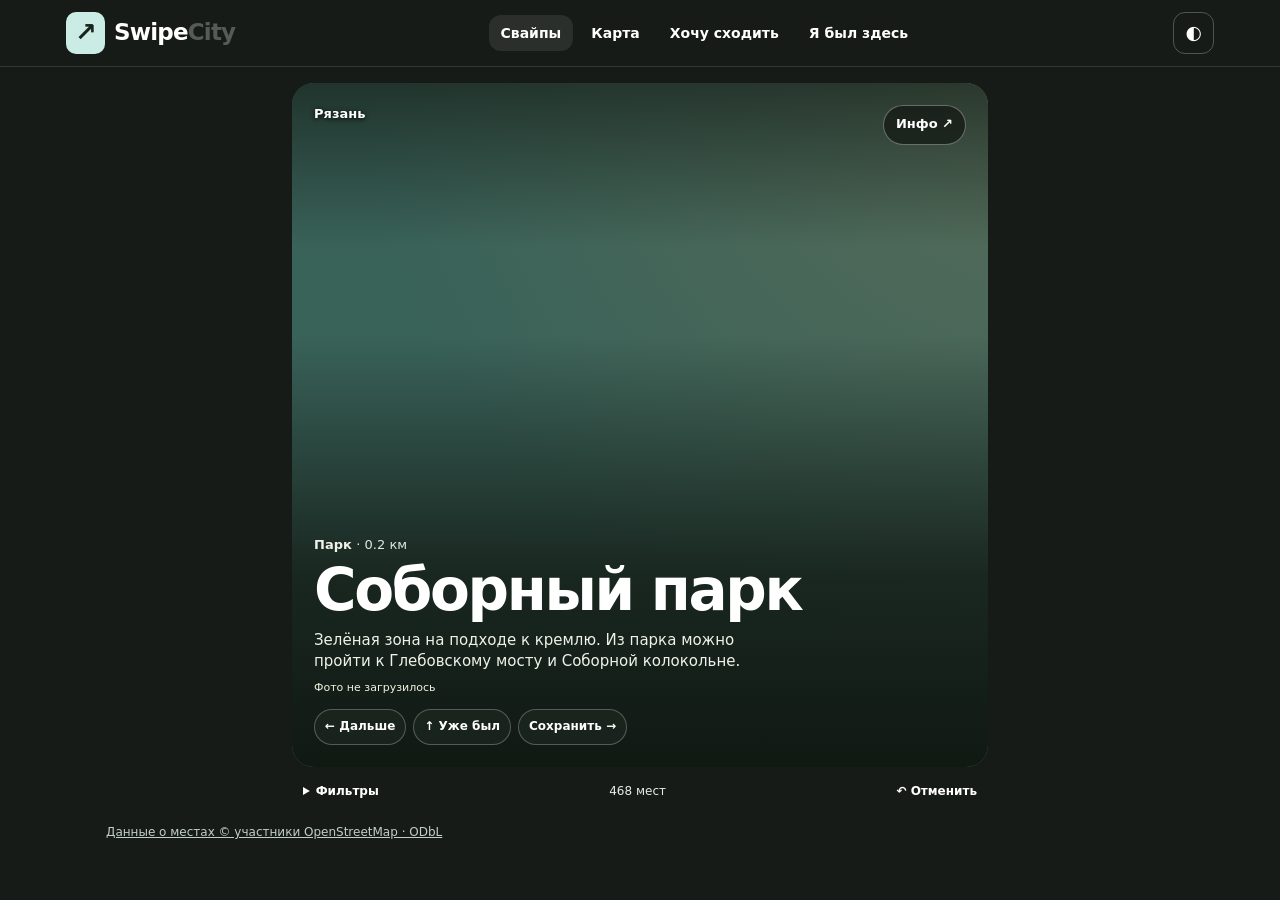
<file: index.html>
<!doctype html>
<html lang="ru">
<head>
<meta charset="utf-8">
<meta name="viewport" content="width=device-width, initial-scale=1, viewport-fit=cover">
<meta name="theme-color" content="#eaf0f3">
<title>SwipeCity — куда пойти в Рязани</title>
<link rel="icon" href="./icon.svg">
<link rel="manifest" href="./manifest.webmanifest">
<link rel="stylesheet" href="./style.css?v=5">
<script src="./map.js?v=7" defer></script>
<script src="./local.js?v=8" defer></script><script src="./app.js?v=8" defer></script>
</head>
<body>
<header class="bar"><div class="bar-inner">
<a class="brand" href="#feed"><span class="brand-icon">↗</span>Swipe<span>City</span></a>
<nav aria-label="Разделы">
<a href="#feed" data-tab="feed">Свайпы</a>
<a href="#map" data-tab="map">Карта</a>
<a href="#saved" data-tab="saved">Хочу сходить</a>
<a href="#visits" data-tab="visits">Я был здесь</a>
</nav>
<button id="theme" class="icon" aria-label="Переключить тему">◐</button>
</div></header>
<main id="main" aria-busy="true"><p class="panel">Загружаем SwipeCity…</p></main>
<footer class="data-credit"><a href="https://www.openstreetmap.org/copyright" target="_blank" rel="noopener">Данные о местах © участники OpenStreetMap · ODbL</a></footer>
<p id="notice" class="notice" role="status" hidden></p>
<dialog id="dialog"></dialog>
</body>
</html>
</file>
<file: style.css>
*{box-sizing:border-box}
:root{color-scheme:light;--bg:#f6f5ee;--surface:#fffef9;--ink:#19281e;--muted:#536354;--line:#dce2d4;--green:#ddf176;--forest:#172c22;--red:#9c3e39}
:root[data-theme=dark]{color-scheme:dark;--bg:#151d17;--surface:#202d23;--ink:#f2f5e8;--muted:#b5c3b0;--line:#3d4f40;--red:#ffa59a}
body{margin:0;background:var(--bg);color:var(--ink);font-family:system-ui,"Segoe UI",sans-serif}
button,input,select,textarea{font:inherit}
button,a,input,select,textarea{touch-action:manipulation}
button{cursor:pointer;color:inherit;background:var(--surface);border:1px solid var(--line);border-radius:12px;padding:10px 14px;font-weight:650}
button:disabled{opacity:.55;cursor:wait}
button:hover{border-color:var(--muted)}
:focus-visible{outline:3px solid #719b2e;outline-offset:4px}
a{color:inherit}
.bar{border-bottom:1px solid var(--line);background:var(--surface)}
.bar-inner{max-width:1200px;margin:auto;min-height:74px;padding:12px 26px;display:flex;justify-content:space-between;align-items:center;gap:20px}
.brand{display:inline-flex;gap:0;align-items:center;font-weight:850;font-size:23px;letter-spacing:-.05em;text-decoration:none;white-space:nowrap}
.brand>span:last-child{color:var(--muted)}
.brand-icon{margin-right:9px;border-radius:10px;background:var(--green);color:#172519;padding:2px 9px;font-size:26px}
nav{display:flex;gap:6px}
nav a{padding:8px 12px;border-radius:10px;white-space:nowrap;text-decoration:none;color:var(--muted);font-size:14px;font-weight:650}
nav a[aria-current=page]{background:var(--bg);color:var(--ink)}
.icon{font-size:19px;padding:6px 11px}
main{max-width:1120px;margin:0 auto;padding:38px 26px 44px}
.data-credit{max-width:1120px;margin:0 auto;padding:0 26px 22px;color:var(--muted);font-size:12px}
h1,h2,h3,p{margin:0}h1{font-size:clamp(37px,6vw,70px);line-height:.98;letter-spacing:-.07em}h2{font-size:25px;letter-spacing:-.035em}h3{letter-spacing:-.02em}
.kicker{display:flex;align-items:center;gap:7px;font-size:13px;font-weight:800;letter-spacing:.06em;text-transform:uppercase;margin-bottom:13px;color:var(--muted)}
.kicker::before{content:"";display:inline-block;background:#9cb845;width:8px;height:8px;border-radius:50%}
.intro{margin-bottom:28px}.intro p:last-child{margin-top:13px;color:var(--muted)}
.layout{display:grid;grid-template-columns:minmax(0,1fr) 270px;gap:24px;align-items:start}
.panel{border:1px solid var(--line);background:var(--surface);border-radius:20px;padding:23px}
.stack{display:grid;gap:14px}.spread{display:flex;align-items:center;justify-content:space-between;gap:12px;flex-wrap:wrap}
label{display:grid;gap:7px;font-size:14px;font-weight:650}
input,select,textarea{width:100%;background:var(--bg);border:1px solid var(--line);color:var(--ink);border-radius:10px;padding:9px 11px}
fieldset{margin:0;padding:0;border:0;min-width:0}legend{margin-bottom:8px;font-size:14px;font-weight:650}
.chips{display:flex;gap:6px;flex-wrap:wrap}.chip{padding:6px 9px;border-radius:99px;border:1px solid var(--line);cursor:pointer;font-size:12px;display:flex;gap:5px;align-items:center}.chip:has(:checked){background:var(--green);color:#182318}.chip input{width:auto;margin:0;accent-color:#42612d}
.card{min-height:410px;position:relative;isolation:isolate;overflow:hidden;border-radius:24px;background:#213d32;color:#fff;display:flex;flex-direction:column;justify-content:space-between;padding:22px;touch-action:pan-y;animation:appear .24s ease-out}
.card::after{content:"";position:absolute;z-index:-1;inset:0;background:linear-gradient(0deg,#101b15 0%,#101b15bf 23%,transparent 74%)}
.card img{position:absolute;z-index:-2;inset:0;width:100%;height:100%;object-fit:cover;pointer-events:none}
.card-bg{position:absolute;inset:0;z-index:-3;background:repeating-radial-gradient(ellipse at 95% 14%,transparent 0 22px,#f6ffd122 23px 24px,transparent 25px 38px),linear-gradient(130deg,#55734d,#233b30 57%,#75854c)}
.card[data-cat=culture] .card-bg{background:repeating-radial-gradient(ellipse at 90% 14%,transparent 0 18px,#fff2d826 19px 20px,transparent 21px 35px),linear-gradient(130deg,#816648,#30352a 65%,#807b55)}
.card h2{font-size:clamp(31px,5vw,53px);line-height:.99;letter-spacing:-.055em;margin-bottom:10px}
.card p{max-width:470px;color:#f0f2e7;line-height:1.4}
.card-top{display:flex;justify-content:space-between;align-items:start;gap:10px}
.tag{border-radius:99px;background:#e9f3cf;color:#223222;padding:6px 10px;font-size:12px;font-weight:750}
.card .details{background:#182a20d9;color:#fff;border-color:#ffffff72;padding:7px 12px}
.photo-credit{display:inline-block;font-size:11px;margin-top:8px;color:#fafbea}.no-photo{display:inline-block;color:#f2f1df;font-size:11px;margin-top:8px}
.controls{display:flex;justify-content:center;flex-wrap:wrap;gap:8px;margin-top:14px}.controls button{min-height:46px}.positive{background:var(--green);color:#182318;border-color:transparent}.danger{color:var(--red)}
.muted,.hint{color:var(--muted)}.hint{font-size:13px;line-height:1.4}.center{text-align:center}.key{font-size:12px;margin-top:13px}
.empty{min-height:220px;display:grid;align-content:center;gap:9px}.narrow{max-width:620px}.row{display:grid;gap:8px}.row h2{font-size:22px}.row .spread{justify-content:start}
.badge{background:var(--bg);border-radius:12px;padding:8px 10px;font-size:13px}.notice{position:fixed;z-index:5;bottom:18px;left:50%;transform:translateX(-50%);width:max-content;max-width:calc(100% - 24px);background:var(--forest);color:#fff;border:1px solid #789771;padding:12px 16px;border-radius:12px}
dialog{width:min(510px,calc(100% - 28px));max-height:90vh;background:var(--surface);color:var(--ink);border:1px solid var(--line);border-radius:20px;padding:22px}dialog::backdrop{background:#111a15aa}
dialog img{width:100%;max-height:240px;object-fit:cover;border-radius:12px}.close{float:right;margin-left:8px}.result-top{border-color:#91a747}.room-link{display:flex;gap:8px}.room-link input{min-width:0}
@keyframes appear{from{opacity:.5;transform:translateY(5px)}to{opacity:1;transform:translateY(0)}}
@media(max-width:760px){.bar-inner{flex-wrap:wrap;padding:10px 16px;gap:6px}.bar-inner nav{width:100%;order:3;overflow:auto}.bar-inner nav a{padding:8px 9px}.layout{grid-template-columns:1fr}main{padding:25px 14px 32px}.card{min-height:370px;padding:16px}.intro{margin-bottom:18px}.panel{padding:16px}}
@media(prefers-reduced-motion:reduce){*,*::before,*::after{animation:none!important;scroll-behavior:auto!important}}

/* City map and shared navigation */
:root{--bg:#eaf0f3;--surface:#fff;--ink:#152838;--muted:#4a606f;--line:#cbd8df;--green:#cbece5;--forest:#15394b;--red:#a23f49;--city-accent:#165b52;--city-map-bg:#dbe8e6}
:root[data-theme=dark]{--bg:#17242f;--surface:#223543;--ink:#f0f6fa;--muted:#b1c5d2;--line:#405765;--red:#ffb3b8;--city-accent:#a8e2d5;--city-map-bg:#304752}
.brand-icon{background:#cbece5;color:#123c38}.positive,.chip:has(:checked){color:#113b35}
.bar-inner{min-height:62px}.bar-inner nav a{border-radius:5px}.bar-inner nav a[aria-current=page]{box-shadow:inset 0 -2px var(--city-accent)}
.intro .kicker{letter-spacing:0;text-transform:none;font-weight:650}.intro .kicker::before{display:none}
.card{animation:none}.card-bg,.card[data-cat=culture] .card-bg{background:repeating-linear-gradient(132deg,transparent 0 30px,#ffffff11 31px 32px,transparent 33px 57px),#385568}.card[data-cat=nature] .card-bg{background-color:#396259}.card::after{background:linear-gradient(0deg,#122a3c 0%,#122a3cd9 22%,transparent 76%)}
main:has(.city-board){max-width:1430px;padding-top:23px;padding-bottom:16px}.city-heading{display:grid;gap:14px;margin-bottom:16px}.city-heading h1{font-size:clamp(30px,4vw,50px);letter-spacing:-.055em}.city-filters{display:flex;gap:6px;overflow:auto;padding:2px 2px 5px}.city-filters button{white-space:nowrap;padding:7px 12px;font-size:13px;border-radius:5px}.city-filters [aria-pressed=true]{background:var(--forest);color:#fff;border-color:transparent}
.city-grid{display:grid;grid-template-columns:minmax(0,1fr) clamp(285px,28vw,350px);gap:16px;align-items:start}.city-viewport{position:relative;isolation:isolate;overflow:hidden;border:1px solid var(--line);border-radius:12px;background:var(--city-map-bg)}.city-map{height:clamp(430px,64vh,780px);background:var(--city-map-bg)}.city-locate,.city-status{position:absolute;z-index:500;top:13px;background:var(--surface);color:var(--ink);box-shadow:0 3px 12px #122a3c26}.city-locate{right:13px;border-radius:6px;padding:8px 12px}.city-status{left:13px;max-width:56%;font-size:13px;padding:8px 10px;border-radius:5px}.city-key{display:flex;align-items:center;gap:8px;font-size:12px;color:var(--muted);margin:12px 0}.city-key span{display:inline-block;width:9px;height:9px;border-radius:50%;margin-left:8px}.city-key span:first-child{margin-left:0}.key-place{background:#165b52}.key-self{background:#2167e3}.key-friend{background:#a63d48}
.city-sidebar{background:var(--surface);border:1px solid var(--line);border-radius:9px}.city-sidebar summary{cursor:pointer;padding:14px;font-size:19px;font-weight:760}.city-sidebar summary span:not(:empty){font-weight:600;font-size:13px;margin-left:6px;color:var(--muted)}.city-sidebar-body{display:grid;gap:14px;padding:0 14px 14px}.city-sidebar input,.city-sidebar button{font-size:13px;border-radius:6px;padding:8px 9px}.city-sidebar label{margin-bottom:5px}.city-sidebar .city-accent{background:var(--green);color:#113b35}.city-people{display:grid;gap:7px;color:var(--muted);font-size:13px}.city-person{display:grid;grid-template-columns:28px minmax(0,1fr);align-items:center;gap:7px;border-top:1px solid var(--line);padding-top:8px}.city-person strong{color:var(--ink);overflow-wrap:anywhere}.city-avatar{display:grid;place-items:center;color:#782e39;background:#f1d8da;width:28px;height:28px;border-radius:50%;font-weight:750}.city-person-actions{grid-column:2;display:flex;flex-wrap:wrap;gap:5px}.city-sharing{display:grid;gap:7px;padding-top:11px;border-top:1px solid var(--line)}
@media(max-width:799px){main:has(.city-board){padding:16px 12px}.city-grid{grid-template-columns:1fr;gap:9px}.city-map{height:clamp(375px,60dvh,600px)}.city-heading{gap:9px;margin-bottom:9px}.city-sidebar summary{padding:10px 12px}}

:root{--bg:#f0f4f3;--surface:#fff;--ink:#183632;--muted:#476663;--line:#d6e4e0;--green:#d2eee5;--city-map-bg:#e4ede8}
:root[data-theme=dark]{--bg:#172a28;--surface:#223835;--ink:#eff9f5;--muted:#b2d0c8;--line:#405a53;--city-map-bg:#354b43}
body{font-family:"Segoe UI Variable Text","Segoe UI",system-ui,sans-serif;line-height:1.45;-webkit-font-smoothing:antialiased}
h1,h2,h3,.brand{font-family:"Segoe UI Variable Display","Segoe UI Variable Text","Segoe UI",system-ui,sans-serif;letter-spacing:-.035em}
h1{font-weight:760;line-height:1.07}.brand{font-weight:760}.card h2{line-height:1.05;letter-spacing:-.035em}
button,nav a,input,select,textarea,.bar-inner nav a,.city-filters button,.city-sidebar input,.city-sidebar button{border-radius:12px}
.city-filters button{border-radius:999px}.city-heading h1{letter-spacing:-.036em}
.city-viewport,.city-sidebar{border-radius:23px}.city-sidebar summary{padding:16px}.city-sidebar-body{padding:0 16px 16px}
.city-map{position:relative;overflow:hidden;touch-action:none;cursor:grab;isolation:isolate}
.city-map.dragging{cursor:grabbing}.city-tiles,.city-pins{position:absolute;inset:0}.city-pins{pointer-events:none}
.city-tiles img{position:absolute;top:0;left:0;width:256px;height:256px;user-select:none;pointer-events:none;filter:saturate(.82) contrast(.96)}
.city-locate{border-radius:999px}.city-zoom{position:absolute;z-index:501;right:13px;bottom:33px;display:grid;gap:6px}
.city-zoom button{width:42px;height:42px;padding:0;border-radius:50%;font-size:23px;line-height:1;background:var(--surface);box-shadow:0 2px 8px #17352622}
.city-attribution{position:absolute;right:8px;bottom:5px;background:#fffffff0;color:#274039;font-size:11px;padding:1px 5px;border-radius:5px;z-index:500}
.board-pin{position:absolute;transform:translate(-50%,-50%);display:grid;place-items:center;width:34px;height:34px;padding:0;border:2px solid white;border-radius:50%;font-size:16px;font-weight:750;line-height:1;color:white;background:#267c69;box-shadow:0 2px 9px #18362b55;pointer-events:auto}
.board-pin:hover{border-color:white}.map-cluster{background:#24554e;font-size:13px}.map-food{background:#a45939}.map-culture{background:#675687}.map-active{background:#347294}.map-fun{background:#a55d26}.map-friend{background:#a54567;z-index:3}.map-self{background:#276bd1;z-index:4;width:42px;height:29px;border-radius:100px;font-size:12px;pointer-events:none}
.city-handle{font-size:14px}.city-register{color:var(--city-accent);font-size:14px}.controls button{border-radius:999px}

.mobile-filters summary{font-weight:700;cursor:pointer}.mobile-filters form{margin-top:14px}.city-grid{grid-template-columns:minmax(0,1fr)}
@media(max-width:680px){
body{padding-bottom:calc(72px + env(safe-area-inset-bottom))}.bar-inner{padding-left:16px;padding-right:16px}
.bar nav{position:fixed;bottom:0;left:0;right:0;z-index:800;display:grid;grid-template-columns:repeat(4,minmax(0,1fr));width:100%;padding:5px 7px calc(5px + env(safe-area-inset-bottom));background:var(--surface);border-top:1px solid var(--line);gap:4px}
.bar nav a{white-space:normal;line-height:1.15;text-align:center;display:grid;place-items:center;min-height:48px;font-size:12px;padding:6px 2px}
.intro h1{font-size:clamp(31px,8vw,45px)}.intro .kicker{margin-bottom:6px}.intro p:last-child{display:none}
main{padding-top:15px}.card{min-height:clamp(290px,50svh,510px)}.controls button{min-height:46px;padding:8px;font-size:13px}.notice{bottom:calc(76px + env(safe-area-inset-bottom))}.city-map{height:56svh}
}

/* Photo-first discovery and place sheet */
:root{--bg:#f7f7f4;--surface:#fff;--ink:#202420;--muted:#545c55;--line:#e3e6df;--green:#dcebdc;--forest:#263d31}
body{font-family:system-ui,"Segoe UI",sans-serif}
.feed-page{background:#171b18;color:#fff}
.feed-page .bar{background:#171b18;border-color:#ffffff20;color:#fff}
.feed-page .bar a,.feed-page .bar button{color:#fff}
.feed-page .bar .icon{background:transparent;border-color:#ffffff40}
.feed-page .bar nav a[aria-current=page]{background:#ffffff16;box-shadow:none}
.feed-page .brand-icon{color:#18251d}
main:has(.discover){max-width:740px;padding:16px 22px 8px}
.discover{display:grid;gap:0}
.immersive-card{height:min(76dvh,800px);min-height:470px;border-radius:22px;padding:22px;touch-action:none;transform:translateX(var(--drag,0));background:#29342e}
.immersive-card::after{background:linear-gradient(180deg,#1017119c,transparent 24%,transparent 37%,#101711c9 72%,#101711fa)}
.immersive-card .card-bg,.immersive-card[data-cat=culture] .card-bg{background:radial-gradient(ellipse at 110% 0%,#576c59,transparent 64%),#29342e}
.immersive-card img{object-position:center 44%}
.feed-city{font-size:13px;font-weight:650;text-shadow:0 1px 5px #000}
.immersive-card .details{background:#141914bd;border-color:#ffffff56;font-size:13px;border-radius:999px;min-height:40px}
.place-intro{max-width:570px}
.place-intro h1{font-size:clamp(32px,5.7vw,58px);letter-spacing:-.04em;text-wrap:balance;margin:5px 0 8px}
.place-intro .place-kind{font-size:13px;font-weight:700}.place-kind span{color:#e0e8e0;font-weight:500}
.place-preview{display:-webkit-box;-webkit-line-clamp:2;-webkit-box-orient:vertical;overflow:hidden;font-size:15px}
.swipe-hints{display:flex;flex-wrap:wrap;gap:5px 7px;margin-top:12px}
.swipe-hints button{border:1px solid #ffffff42;color:#fff;background:#1d2821b5;padding:5px 10px;min-height:36px;border-radius:999px;font-size:12px;white-space:nowrap;font-weight:560}
.swipe-feedback{display:none;position:absolute;top:24%;left:50%;transform:translateX(-50%);background:#152219ea;color:white;border:1px solid #ffffff62;border-radius:999px;padding:9px 15px;white-space:nowrap;font-weight:700}
.immersive-card[data-gesture=like] .swipe-feedback,.immersive-card[data-gesture=skip] .swipe-feedback,.immersive-card[data-gesture=visit] .swipe-feedback{display:block}
.immersive-card[data-gesture=like] .swipe-feedback::before{content:"♡ Сохранить"}.immersive-card[data-gesture=skip] .swipe-feedback::before{content:"← Дальше"}.immersive-card[data-gesture=visit] .swipe-feedback::before{content:"↑ Уже был"}
.feed-tools{display:flex;align-items:start;justify-content:space-between;gap:8px;padding:9px 2px;color:#e5ebe5;font-size:12px;position:relative}
.feed-tools>span{padding:7px 0}.feed-tools summary,.feed-tools>button{cursor:pointer;padding:7px 9px;border:0;color:#fff;background:transparent;font:inherit;font-weight:650}.feed-tools .mobile-filters form{position:absolute;z-index:20;bottom:100%;left:0;width:min(325px,calc(100vw - 18px));padding:15px;border-radius:15px;background:var(--surface);color:var(--ink);box-shadow:0 5px 24px #0006}.feed-page .data-credit{color:#c1cfc4}
dialog:has(.place-sheet){padding:0;border:0;width:min(540px,calc(100% - 20px));border-radius:22px;max-height:min(87dvh,850px)}
dialog:has(.place-sheet) .close{position:sticky;top:10px;z-index:2;margin:10px 9px -49px 0;color:white;background:#1a231cf0;border-color:#ffffff50;border-radius:999px;font-size:12px;min-height:39px}
.sheet-hero{position:relative;isolation:isolate;display:flex;align-items:end;min-height:205px;background:#293831;color:#fff;padding:22px;overflow:hidden}
.sheet-hero:has(img){min-height:245px}.sheet-hero::after{content:"";position:absolute;inset:0;z-index:-1;background:linear-gradient(0deg,#111913ec,transparent 84%)}
.sheet-hero img{position:absolute;inset:0;z-index:-2;width:100%;height:100%;max-height:none;object-fit:cover;border-radius:0}
.sheet-hero h2{font-size:clamp(26px,5vw,37px);line-height:1.08}.sheet-hero span{font-size:13px;color:#e1e9e3}
.sheet-content{display:grid;gap:16px;padding:20px}.sheet-description{font-size:16px;line-height:1.5}
.sheet-content dl{margin:0;display:grid;gap:8px}.sheet-content dl:empty{display:none}.sheet-content dl>div{padding:8px 0;border-top:1px solid var(--line)}
.sheet-content dt{font-size:12px;color:var(--muted)}.sheet-content dd{margin:0;font-weight:650}
.route-link{display:flex;justify-content:space-between;background:var(--forest);color:white;border-radius:10px;padding:11px 13px;text-decoration:none;font-weight:700}
.sheet-links{display:flex;flex-wrap:wrap;gap:10px 16px;font-size:13px}.sheet-credit .photo-credit,.sheet-credit .no-photo{color:var(--muted);margin:0}
@media(max-width:680px){
  main:has(.discover){padding:0 0 3px}.feed-page .bar nav{background:#171b18;border-top-color:#ffffff25}.feed-page .bar-inner{min-height:46px;padding-block:5px}
  .immersive-card{border-radius:0;height:calc(100dvh - 148px - env(safe-area-inset-bottom));min-height:420px;padding:14px 15px 17px}
  .feed-tools{padding-inline:9px}.place-intro h1{font-size:clamp(31px,8vw,47px)}
  dialog:has(.place-sheet){position:fixed;inset:auto 0 0;margin:0;width:100%;max-width:none;max-height:90dvh;border-radius:22px 22px 0 0}
  .sheet-content{padding-bottom:calc(20px + env(safe-area-inset-bottom))}
}

.photo-gallery{position:relative;background:#25332b;color:#fff}
.photo-track{display:flex;overflow-x:auto;scroll-snap-type:x mandatory;overscroll-behavior-inline:contain;scrollbar-width:none}
.photo-track::-webkit-scrollbar{display:none}
.photo-track figure{flex:0 0 100%;min-width:0;margin:0;scroll-snap-align:start;scroll-snap-stop:always}
.photo-track img{display:block;width:100%;height:clamp(215px,38dvh,350px);max-height:none;object-fit:cover;border-radius:0}
.photo-track figcaption{min-height:34px;padding:3px 12px 7px;background:#25332b}
.gallery-controls{position:absolute;bottom:43px;left:50%;transform:translateX(-50%);display:flex;align-items:center;gap:8px;padding:3px;background:#18221ceb;border-radius:999px}
.gallery-controls button{background:transparent;color:white;font-size:22px;line-height:1;padding:0;width:42px;height:42px;border:0;border-radius:50%}
.gallery-controls button:disabled{opacity:.4}.photo-count{font-size:12px;min-width:37px;text-align:center}
.gallery-empty{display:grid;place-content:center;min-height:160px;font-size:14px}
.sheet-title h2{font-size:clamp(24px,5vw,34px);line-height:1.1;margin-top:4px}
.sheet-title span{color:var(--muted);font-size:13px}
.place-more{border-top:1px solid var(--line);padding-top:10px}
.place-more summary{font-weight:700;cursor:pointer;padding:7px 0}
.place-more .route-link{margin:8px 0 12px}
/* Map viewport. Only the map surface receives pan and pinch gestures. */
.map-page{overflow:hidden;padding:0}
.map-page .bar{position:fixed;top:0;left:0;right:0;z-index:800;background:transparent;border:0;pointer-events:none}
.map-page .bar-inner{pointer-events:auto;background:var(--surface);border:1px solid var(--line);border-radius:18px;margin:10px auto;width:min(700px,calc(100% - 20px));min-height:54px;padding:5px 11px}
.map-page main,.map-page main:has(.city-board){position:fixed;inset:0;max-width:none;margin:0;padding:0}
.map-page .data-credit{display:none}
.map-page .city-board,.map-page .city-grid,.map-page .city-viewport,.map-page .city-map{position:absolute;inset:0;height:auto;width:auto;margin:0;border:0;border-radius:0}
.map-page .city-heading{position:absolute;top:80px;left:16px;right:16px;z-index:510;display:flex;align-items:center;gap:10px;margin:0;pointer-events:none}
.map-page .city-heading h1{font-size:20px;letter-spacing:-.02em;background:var(--surface);border-radius:999px;padding:8px 13px;flex:none}
.map-page .city-filters{pointer-events:auto;padding:4px 0}
.map-page .city-filters button{min-height:40px;box-shadow:0 2px 9px #233b2924}
.city-tiles img{transform-origin:0 0;filter:saturate(.88) contrast(.97)}
:root[data-theme=dark] .city-tiles img{filter:invert(.89) hue-rotate(176deg) saturate(.74) brightness(.87) contrast(1.04)}
.map-page .city-actions,.map-page .city-zoom{position:absolute;right:13px;z-index:501;display:grid;gap:8px}
.map-page .city-actions{bottom:126px}.map-page .city-zoom{bottom:29px}
.map-page .city-actions button,.map-page .city-zoom button{height:44px;width:44px;padding:0;border-radius:14px;background:var(--surface);color:var(--ink);font-size:23px;box-shadow:0 3px 12px #233b292f}
.map-page .city-status{top:136px}
.map-page .city-attribution{color:#283730;background:#f7faf5e8}
.map-page dialog:has(.place-sheet){position:fixed;inset:auto 0 0;margin:0 auto;max-height:84dvh;border-radius:22px 22px 0 0;transform:translateY(var(--sheet-drag,0px));overscroll-behavior:contain}
.sheet-grip{display:flex;justify-content:center;align-items:center;height:24px;background:var(--surface);touch-action:none;cursor:grab}
.sheet-grip span{width:38px;height:4px;border-radius:999px;background:var(--muted);opacity:.55}
dialog:has(.place-sheet) .close{top:26px;margin-bottom:-49px}
@media(max-width:680px){
  .map-page .bar-inner{margin:calc(6px + env(safe-area-inset-top)) 8px 0;width:calc(100% - 16px);min-height:48px}
  .map-page .city-heading{top:calc(63px + env(safe-area-inset-top));left:9px;right:9px}
  .map-page .city-heading h1{font-size:16px}
  .map-page .city-actions{bottom:calc(185px + env(safe-area-inset-bottom))}
  .map-page .city-zoom{bottom:calc(87px + env(safe-area-inset-bottom))}
  .map-page .city-attribution{bottom:calc(63px + env(safe-area-inset-bottom))}
  .map-page .city-status{top:calc(113px + env(safe-area-inset-top))}
}
.place-route .hint{display:block;margin:6px 0 0}
</file>
